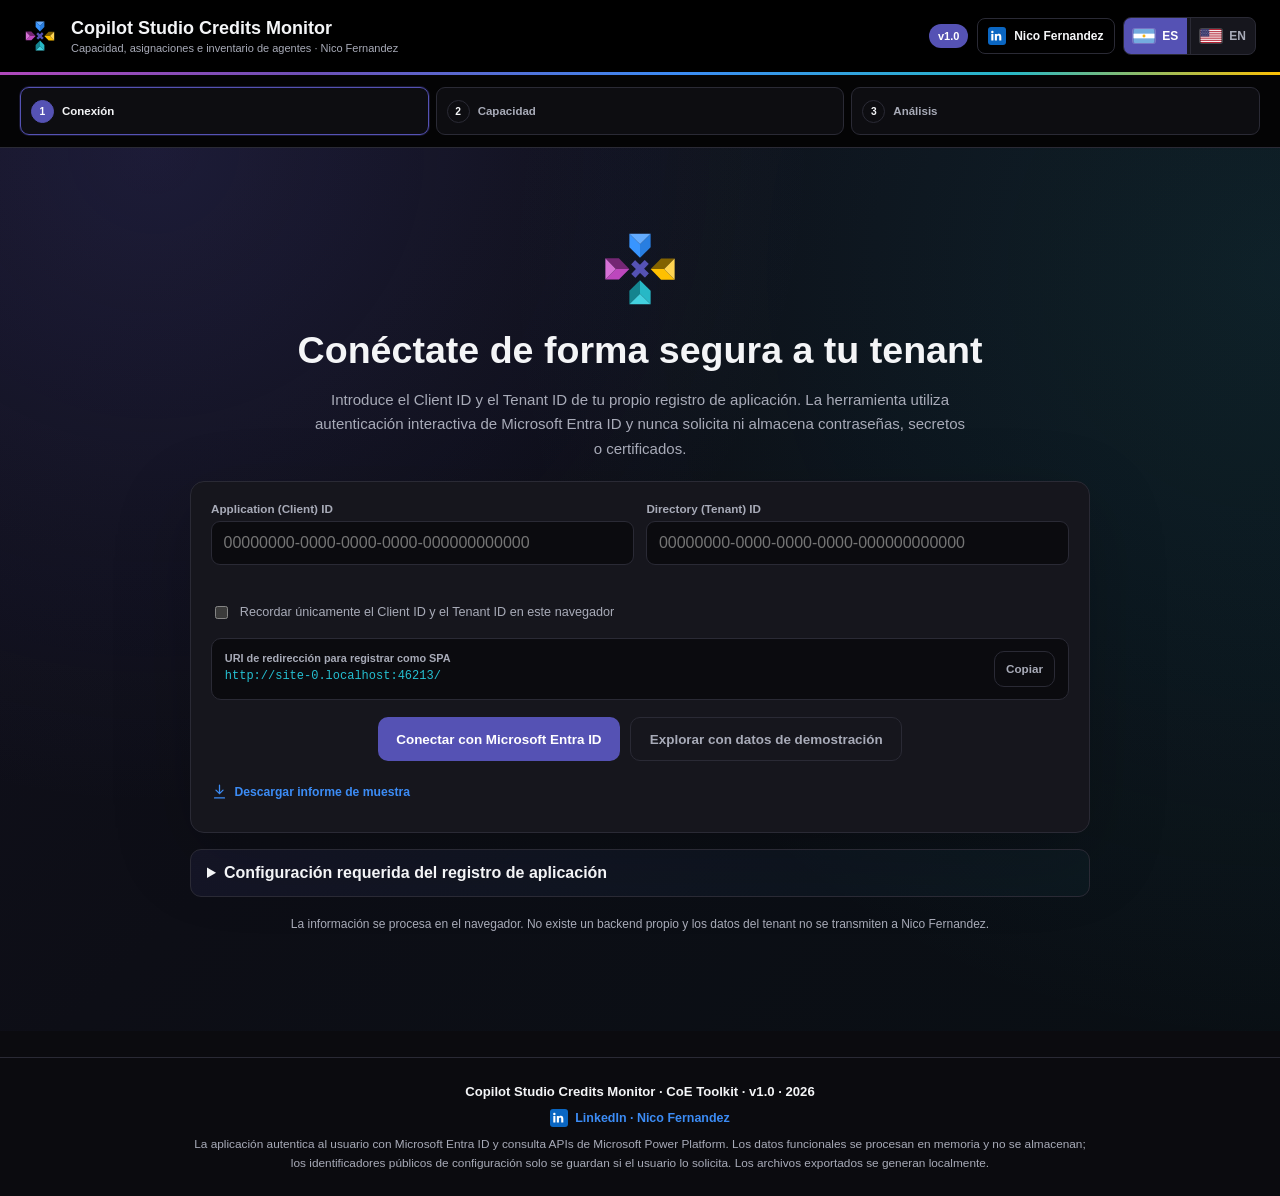
<file: index.html>
<!doctype html>
<html lang="es">
  <head>
    <meta charset="UTF-8" />
    <meta name="viewport" content="width=device-width, initial-scale=1.0" />
    <meta name="theme-color" content="#0B0B0F" />
    <meta name="description" content="Copilot Studio Credits Monitor — tenant capacity, environment allocations, and Copilot Studio agent inventory using supported Microsoft Power Platform APIs." />
    <meta name="application-version" content="1.0" />
    <meta http-equiv="Content-Security-Policy" content="default-src 'self'; script-src 'self'; style-src 'self' 'unsafe-inline'; font-src 'self'; img-src 'self' data:; connect-src 'self' https://login.microsoftonline.com https://api.powerplatform.com; frame-src https://login.microsoftonline.com; object-src 'none'; base-uri 'self'; form-action 'self' https://login.microsoftonline.com; frame-ancestors 'none'; upgrade-insecure-requests" />
    <meta name="referrer" content="strict-origin-when-cross-origin" />
    <title>Copilot Studio Credits Monitor</title>
    <link rel="icon" href="./assets/icons/favicon.svg" type="image/svg+xml" />
    <link rel="icon" href="./assets/icons/favicon.ico" sizes="any" />
    <link rel="icon" href="./assets/icons/favicon-32x32.png" sizes="32x32" type="image/png" />
    <link rel="icon" href="./assets/icons/favicon-16x16.png" sizes="16x16" type="image/png" />
    <link rel="apple-touch-icon" href="./assets/icons/apple-touch-icon.png" />
    <link rel="manifest" href="./assets/icons/manifest.webmanifest" />
    <script type="module" crossorigin src="./assets/index-2a9a2763.js"></script>
    <link rel="stylesheet" crossorigin href="./assets/index-CenteredHero-v1.css">
  </head>
  <body>
    <noscript>Esta aplicación requiere JavaScript. / This application requires JavaScript.</noscript>
    <div id="app"></div>
  </body>
</html>
</file>
<file: assets/index-CenteredHero-v1.css>
:root{--lightningcss-light: ;--lightningcss-dark:initial;color-scheme:dark;--indigo:#5552b4;--blue:#3895ff;--teal:#27b8c6;--gold:#ffc000;--magenta:#bd47bd;--red:#e05;--green:#38c793;--ink:#0b0b0f;--surface:#16161d;--surface-2:#1d1d26;--surface-3:#242430;--hairline:#2d2d39;--hairline-light:#393947;--text:#f4f5f7;--muted:#a8abb8;--soft:#777b89;--spectrum:linear-gradient(135deg, #bd47bd 0%, #5552b4 32%, #3895ff 58%, #27b8c6 80%, #ffc000 100%);--shadow:0 20px 60px #00000052;--radius:18px}*{box-sizing:border-box}html{background:var(--ink);min-height:100%}body{background:radial-gradient(circle at 15% 10%, #5552b426, transparent 28%), radial-gradient(circle at 85% 15%, #27b8c617, transparent 24%), var(--ink);min-width:320px;min-height:100vh;color:var(--text);font-family:var(--font-body);margin:0}button,input,select{font:inherit}button{color:inherit}a{color:var(--blue)}svg{fill:none;stroke:currentColor;stroke-width:1.8px;stroke-linecap:round;stroke-linejoin:round;width:20px;height:20px}.spectrum-line{z-index:100;background:var(--spectrum);height:4px;position:fixed;inset:0 0 auto}.panel{border:1px solid var(--hairline);border-radius:var(--radius);box-shadow:var(--shadow);background:linear-gradient(#1d1d26f0,#16161df5)}.eyebrow{color:var(--teal);letter-spacing:.17em;text-transform:uppercase;margin:0 0 10px;font-size:.72rem;font-weight:700}.connect-layout{grid-template-columns:minmax(0,1.1fr) minmax(390px,560px);align-items:center;gap:clamp(40px,8vw,120px);max-width:1320px;min-height:100vh;margin:0 auto;padding:64px 42px;display:grid}.connect-brand{max-width:680px}.brand-mark{background:var(--surface-2);border:1px solid var(--hairline-light);border-radius:18px;place-items:center;width:64px;height:64px;margin-bottom:36px;display:grid;box-shadow:0 0 0 1px #ffffff05,0 18px 50px #00000040}.brand-mark img{width:42px;height:42px}.connect-brand h1{font:700 clamp(2.8rem, 6vw, 5.6rem)/.98 var(--font-display);letter-spacing:-.055em;max-width:760px;margin:0}.connect-brand .lead{max-width:650px;color:var(--muted);margin:28px 0 38px;font-size:1.08rem;line-height:1.75}.connect-features{gap:16px;display:grid}.connect-features article{border-top:1px solid var(--hairline);gap:16px;padding:18px 0;display:flex}.connect-features article:last-child{border-bottom:1px solid var(--hairline)}.connect-features strong{font-family:var(--font-display);display:block}.connect-features p{color:var(--soft);margin:6px 0 0;font-size:.9rem;line-height:1.55}.feature-icon,.notice-icon,.about-icon{color:#9997ff;background:#5552b429;border:1px solid #5552b457;border-radius:11px;flex:none;place-items:center;width:38px;height:38px;display:grid}.connect-card{padding:38px;position:relative}.connect-language{position:absolute;top:26px;right:26px}.step-badge,.source-pill{border:1px solid var(--hairline-light);color:var(--muted);text-transform:uppercase;letter-spacing:.08em;border-radius:999px;align-items:center;padding:7px 10px;font-size:.72rem;font-weight:600;display:inline-flex}.connect-card h2{font:650 1.7rem/1 var(--font-display);margin:22px 0 28px}.field{gap:9px;margin-bottom:18px;display:grid}.field>span,.filters label>span,.select-field>span{color:var(--muted);font-size:.78rem;font-weight:600}input,select{width:100%;min-height:44px;color:var(--text);border:1px solid var(--hairline-light);background:#101017;border-radius:11px;outline:none;padding:0 13px;transition:border .2s,box-shadow .2s}input:focus,select:focus{border-color:var(--blue);box-shadow:0 0 0 3px #3895ff21}.field-error{color:#ff7aa7;min-height:15px;font-size:.74rem}.remember-row{color:var(--muted);align-items:flex-start;gap:10px;margin:8px 0 22px;font-size:.82rem;line-height:1.45;display:flex}.remember-row input{width:17px;height:17px;min-height:auto;accent-color:var(--indigo)}.redirect-box{border:1px dashed var(--hairline-light);background:#0000002e;border-radius:12px;grid-template-columns:1fr auto;align-items:center;gap:8px 12px;margin-bottom:22px;padding:14px;display:grid}.redirect-box>span{color:var(--soft);text-transform:uppercase;letter-spacing:.08em;grid-column:1/-1;font-size:.72rem}.redirect-box code{text-overflow:ellipsis;color:#c7c8d1;white-space:nowrap;min-width:0;font-size:.75rem;overflow:hidden}.button{cursor:pointer;border:1px solid #0000;border-radius:11px;justify-content:center;align-items:center;gap:8px;min-height:42px;padding:0 16px;font-size:.84rem;font-weight:650;transition:transform .15s,background .15s,border .15s;display:inline-flex}.button:hover:not(:disabled){transform:translateY(-1px)}.button:disabled{opacity:.5;cursor:not-allowed}.button.primary{color:#fff;background:linear-gradient(135deg, var(--indigo), #6b67d3);box-shadow:0 12px 26px #5552b440}.button.secondary{background:var(--surface-3);border-color:var(--hairline-light)}.button.ghost{border-color:var(--hairline-light);color:var(--muted);background:0 0}.button.compact{min-height:32px;padding:0 10px;font-size:.72rem}.button.wide{width:100%}.setup-details{border-top:1px solid var(--hairline);color:var(--muted);margin-top:24px;padding-top:20px;font-size:.82rem;line-height:1.6}.setup-details summary{cursor:pointer;color:var(--text);font-weight:600}.setup-details code{overflow-wrap:anywhere;background:#0e0e14;border-radius:8px;margin-top:10px;padding:10px;display:block}.version-line{color:var(--soft);text-align:center;margin:22px 0 0;font-size:.72rem}.language-switch{border:1px solid var(--hairline);background:var(--surface);border-radius:9px;gap:3px;padding:3px;display:flex}.language-switch button{color:var(--soft);cursor:pointer;background:0 0;border:0;border-radius:6px;padding:5px 8px;font-size:.7rem;font-weight:700}.language-switch button.active{background:var(--surface-3);color:var(--text)}.app-header{z-index:40;-webkit-backdrop-filter:blur(18px);backdrop-filter:blur(18px);border-bottom:1px solid var(--hairline);background:#0b0b0fe0;justify-content:space-between;align-items:center;height:74px;padding:0 24px;display:flex;position:sticky;top:0}.header-brand{align-items:center;gap:12px;display:flex}.header-brand img{width:34px;height:34px}.header-brand div{gap:2px;display:grid}.header-brand span{color:var(--teal);letter-spacing:.12em;font-size:.61rem;font-weight:700}.header-brand strong{font:650 .96rem var(--font-display)}.header-actions{align-items:center;gap:9px;display:flex}.memory-badge{color:var(--muted);border:1px solid var(--hairline);border-radius:999px;align-items:center;gap:7px;padding:8px 10px;font-size:.72rem;display:flex}.memory-badge span{background:var(--teal);border-radius:50%;width:7px;height:7px;box-shadow:0 0 10px #27b8c6a6}.icon-button{border:1px solid var(--hairline);background:var(--surface);width:38px;height:38px;color:var(--muted);cursor:pointer;border-radius:10px;place-items:center;display:grid}.icon-button:hover:not(:disabled){color:var(--text);border-color:var(--hairline-light)}.icon-button:disabled{opacity:.45}.app-frame{grid-template-columns:250px minmax(0,1fr);min-height:calc(100vh - 74px);display:grid}.sidebar{border-right:1px solid var(--hairline);background:#0e0e13c2;flex-direction:column;height:calc(100vh - 74px);padding:24px 16px 18px;display:flex;position:sticky;top:74px}.session-card{background:var(--surface);border:1px solid var(--hairline);border-radius:14px;margin-bottom:22px;padding:16px}.session-status{color:var(--green);text-transform:uppercase;letter-spacing:.08em;align-items:center;gap:7px;margin-bottom:10px;font-size:.68rem;font-weight:700;display:flex}.session-status span{background:var(--green);border-radius:50%;width:7px;height:7px}.session-card>strong{text-overflow:ellipsis;white-space:nowrap;font-size:.82rem;display:block;overflow:hidden}.session-card dl{gap:9px;margin:14px 0 0;display:grid}.session-card dl div{justify-content:space-between;gap:8px;display:flex}.session-card dt{color:var(--soft);font-size:.66rem}.session-card dd{color:var(--muted);text-align:right;margin:0;font-size:.66rem}.side-nav{gap:6px;display:grid}.side-nav button{min-height:46px;color:var(--muted);cursor:pointer;text-align:left;background:0 0;border:1px solid #0000;border-radius:11px;align-items:center;gap:13px;padding:0 12px;font-weight:600;display:flex}.side-nav button span{color:var(--soft);font:600 .65rem var(--font-display)}.side-nav button:hover{color:var(--text);background:#ffffff06}.side-nav button.active{color:#fff;background:linear-gradient(90deg,#5552b43b,#5552b40d);border-color:#5552b454}.side-nav button.active span{color:#aaa8ff}.sidebar-footer{color:var(--soft);margin-top:auto;padding:12px;font-size:.68rem;line-height:1.6}.sidebar-footer span{color:#555867}.main-content{min-width:0;padding:34px clamp(20px,3.2vw,48px) 60px}.page-heading{justify-content:space-between;align-items:flex-end;gap:28px;margin-bottom:26px;display:flex}.page-heading h1{font:700 clamp(2.1rem, 4vw, 3.7rem)/1 var(--font-display);letter-spacing:-.045em;margin:0}.page-heading p:not(.eyebrow){max-width:720px;color:var(--muted);margin:12px 0 0;line-height:1.6}.page-actions{align-items:flex-end;gap:10px;display:flex}.select-field{gap:6px;min-width:260px;display:grid}.loading-panel{border-color:#3895ff47;align-items:center;gap:16px;margin-bottom:20px;padding:18px 20px;display:flex}.loading-panel p{color:var(--muted);margin:5px 0 0;font-size:.8rem}.spinner{border:3px solid #3895ff2b;border-top-color:var(--blue);border-radius:50%;width:28px;height:28px;animation:.9s linear infinite spin}@keyframes spin{to{transform:rotate(360deg)}}.error-stack{gap:10px;margin-bottom:20px;display:grid}.error-banner{background:#ee005512;border:1px solid #ee005552;border-radius:13px;grid-template-columns:auto minmax(0,1fr) auto;align-items:start;gap:13px;padding:15px;display:grid}.error-symbol{color:#ff6b9e;background:#ee005526;border-radius:9px;place-items:center;width:30px;height:30px;font-weight:800;display:grid}.error-copy p{color:#d5a5b6;margin:5px 0 0;font-size:.8rem;line-height:1.5}.error-copy pre{color:#d7b9c3;white-space:pre-wrap;background:#00000038;border-radius:8px;max-height:180px;padding:10px;font-size:.72rem;overflow:auto}.kpi-grid{grid-template-columns:repeat(5,minmax(0,1fr));gap:14px;margin-bottom:16px;display:grid}.kpi-card{min-height:145px;box-shadow:none;padding:21px;position:relative;overflow:hidden}.kpi-card:before{content:"";background:var(--card-accent);height:3px;position:absolute;inset:0 0 auto}.kpi-card>span{color:var(--muted);font-size:.76rem;font-weight:600}.kpi-card>strong{font:700 clamp(1.65rem, 2.6vw, 2.45rem) var(--font-display);letter-spacing:-.04em;margin-top:20px;display:block}.kpi-card>small{min-height:16px;color:var(--soft);margin-top:7px;font-size:.72rem;display:block}.indigo{--card-accent:var(--indigo)}.blue{--card-accent:var(--blue)}.teal{--card-accent:var(--teal)}.gold{--card-accent:var(--gold)}.magenta{--card-accent:var(--magenta)}.red{--card-accent:var(--red)}.dashboard-grid{grid-template-columns:minmax(0,1.45fr) minmax(320px,.75fr);gap:16px;margin-bottom:16px;display:grid}.capacity-panel,.inventory-panel{box-shadow:none;padding:22px}.panel-title{justify-content:space-between;align-items:flex-start;gap:16px;display:flex}.panel-title span:not(.source-pill){color:var(--soft);letter-spacing:.12em;text-transform:uppercase;font-size:.66rem}.panel-title h2{font:650 1.25rem var(--font-display);margin:5px 0 0}.capacity-visual{grid-template-columns:180px minmax(0,1fr);align-items:center;gap:28px;padding:28px 0;display:grid}.ring{--value:0;background:conic-gradient(var(--magenta) calc(var(--value) * 1%), var(--surface-3) 0);border-radius:50%;place-items:center;width:164px;height:164px;display:grid}.ring:before{content:"";background:var(--surface);border-radius:50%;width:128px;height:128px;position:absolute}.ring{position:relative}.ring div{z-index:1;text-align:center;display:grid;position:relative}.ring strong{font:700 1.7rem var(--font-display)}.ring span{color:var(--soft);font-size:.7rem}.capacity-bars{gap:18px;display:grid}.progress-row>div:first-child{justify-content:space-between;gap:12px;margin-bottom:7px;display:flex}.progress-row span{color:var(--muted);font-size:.76rem}.progress-row strong{font-size:.8rem}.progress-track{background:var(--surface-3);border-radius:99px;height:7px;overflow:hidden}.progress-track span{border-radius:inherit;background:var(--card-accent);height:100%;display:block}.metadata-row{border-top:1px solid var(--hairline);color:var(--muted);justify-content:space-between;gap:16px;padding-top:15px;font-size:.75rem;display:flex}.metadata-row strong{color:var(--text)}.mini-metrics{grid-template-columns:1fr 1fr;gap:10px;margin-top:24px;display:grid}.mini-metric{border:1px solid var(--hairline);background:#ffffff05;border-radius:13px;min-height:96px;padding:16px;position:relative;overflow:hidden}.mini-metric:after{content:"";background:var(--card-accent);opacity:.12;border-radius:50%;width:52px;height:52px;position:absolute;bottom:-18px;right:-18px}.mini-metric strong{font:700 1.45rem var(--font-display);display:block}.mini-metric span{color:var(--muted);font-size:.72rem}.allocation-summary{background:linear-gradient(135deg,#5552b42e,#27b8c614);border:1px solid #5552b440;border-radius:13px;grid-template-columns:1fr auto;align-items:end;gap:4px 12px;margin-top:16px;padding:16px;display:grid}.allocation-summary span{color:var(--muted);font-size:.72rem}.allocation-summary strong{font:700 1.55rem var(--font-display);grid-area:1/2/span 2}.allocation-summary small{color:var(--soft);font-size:.68rem}.notice{box-shadow:none;align-items:flex-start;gap:14px;padding:18px;display:flex}.notice strong{font-size:.88rem}.notice p{color:var(--muted);margin:6px 0 0;font-size:.8rem;line-height:1.55}.compact-notice{margin-bottom:16px}.empty-state{text-align:center;box-shadow:none;margin-bottom:16px;padding:70px 20px}.empty-icon{background:var(--surface-3);width:58px;height:58px;color:var(--muted);border-radius:16px;place-items:center;margin:0 auto 15px;display:grid}.empty-icon svg{width:28px;height:28px}.empty-state h2{font-family:var(--font-display);margin:0}.empty-state p{color:var(--muted)}.filters{box-shadow:none;grid-template-columns:minmax(260px,1fr) minmax(170px,.35fr) minmax(170px,.35fr);gap:14px;margin-bottom:14px;padding:16px;display:grid}.filters.two-columns{grid-template-columns:minmax(260px,1fr) minmax(220px,.45fr)}.filters label{gap:7px;display:grid}.table-panel{box-shadow:none;overflow:hidden}.data-table{width:100%}.table-row{border-top:1px solid var(--hairline);align-items:center;gap:16px;min-height:66px;padding:12px 18px;font-size:.78rem;display:grid}.environment-table .table-row{grid-template-columns:minmax(180px,1.55fr) minmax(0,.65fr) minmax(0,.55fr) minmax(0,.62fr) minmax(0,.72fr) minmax(0,.42fr)}.agent-table .table-row{grid-template-columns:minmax(180px,1.45fr) minmax(0,1fr) minmax(0,.65fr) minmax(0,.65fr) minmax(0,.55fr)}.table-row:first-child{border-top:0}.table-head{min-height:43px;color:var(--soft);text-transform:uppercase;letter-spacing:.06em;background:#ffffff05;font-size:.67rem;font-weight:700}.table-row:not(.table-head):hover{background:#ffffff05}.primary-cell{min-width:0}.primary-cell strong,.primary-cell small{text-overflow:ellipsis;white-space:nowrap;display:block;overflow:hidden}.primary-cell strong{font-size:.81rem}.primary-cell small{color:var(--soft);margin-top:5px;font-size:.68rem}.number-cell{font-variant-numeric:tabular-nums;font-weight:650}.status-pill{border-radius:999px;align-items:center;min-height:24px;padding:0 8px;font-size:.66rem;font-weight:700;display:inline-flex}.status-pill.ok{color:#65ddb2;background:#38c7931c;border:1px solid #38c7933b}.status-pill.neutral{color:#b4b7c4;background:#a8abb814;border:1px solid #a8abb829}.status-pill.error{color:#ff7aa7;background:#ee00551a;border:1px solid #ee005538}.table-empty{color:var(--muted);text-align:center;padding:58px 20px}.about-grid{grid-template-columns:repeat(3,minmax(0,1fr));gap:16px;display:grid}.about-card{box-shadow:none;padding:24px}.about-card h2{font:650 1.1rem var(--font-display);margin:20px 0 12px}.about-card p{color:var(--muted);font-size:.82rem;line-height:1.65}.technical-card{box-shadow:none;margin-top:16px;padding:24px}.technical-card h2{font:650 1.1rem var(--font-display);margin:0 0 18px}.technical-card dl{border:1px solid var(--hairline);background:var(--hairline);border-radius:12px;grid-template-columns:repeat(2,minmax(0,1fr));gap:1px;display:grid;overflow:hidden}.technical-card dl div{background:var(--surface);padding:14px}.technical-card dt{color:var(--soft);text-transform:uppercase;letter-spacing:.06em;font-size:.68rem}.technical-card dd{overflow-wrap:anywhere;margin:6px 0 0;font-size:.78rem}.fatal-error{border:1px solid var(--red);background:var(--surface);border-radius:16px;max-width:720px;margin:100px auto;padding:30px}@media (max-width:1180px){.kpi-grid{grid-template-columns:repeat(3,minmax(0,1fr))}.dashboard-grid{grid-template-columns:1fr}.inventory-panel{grid-template-columns:1fr 1fr;gap:20px;display:grid}.inventory-panel .panel-title{grid-column:1/-1}.allocation-summary{margin-top:0}}@media (max-width:900px){.connect-layout{grid-template-columns:1fr;max-width:720px;padding:60px 24px}.connect-brand h1{font-size:clamp(2.8rem,11vw,4.7rem)}.app-frame{grid-template-columns:1fr}.sidebar{border-right:0;border-bottom:1px solid var(--hairline);height:auto;padding:12px 16px;position:static}.session-card,.sidebar-footer{display:none}.side-nav{grid-template-columns:repeat(4,1fr)}.side-nav button{justify-content:center;padding:0 8px;font-size:.72rem}.side-nav button span{display:none}.main-content{padding-top:26px}.page-heading{flex-direction:column;align-items:flex-start}.page-actions{flex-wrap:wrap;width:100%}.select-field{flex:1;min-width:min(100%,300px)}.about-grid{grid-template-columns:1fr}}@media (max-width:720px){.app-header{height:auto;min-height:70px;padding:12px 14px}.header-brand span,.memory-badge{display:none}.header-brand strong{font-size:.78rem}.header-actions{gap:5px}.language-switch{display:none}.kpi-grid{grid-template-columns:repeat(2,minmax(0,1fr))}.kpi-card{min-height:125px}.capacity-visual{grid-template-columns:1fr;justify-items:center}.capacity-bars{width:100%}.inventory-panel{display:block}.allocation-summary{margin-top:16px}.filters,.filters.two-columns{grid-template-columns:1fr}.table-head{display:none}.environment-table .table-row,.agent-table .table-row{grid-template-columns:1fr 1fr;gap:12px;padding:17px}.table-row:not(.table-head)>span{gap:5px;display:grid}.table-row:not(.table-head)>span:before{content:attr(data-label);color:var(--soft);text-transform:uppercase;letter-spacing:.05em;font-size:.61rem;font-weight:700}.primary-cell{border-bottom:1px solid var(--hairline);grid-column:1/-1;padding-bottom:10px}.technical-card dl{grid-template-columns:1fr}}@media (max-width:480px){.connect-layout{padding:48px 14px}.connect-brand{display:none}.connect-card{padding:26px 20px}.connect-language{top:18px;right:18px}.main-content{padding:22px 12px 50px}.side-nav{gap:2px}.side-nav button{min-height:42px;font-size:.65rem}.kpi-grid{grid-template-columns:1fr}.page-actions .button{flex:1}.environment-table .table-row,.agent-table .table-row{grid-template-columns:1fr}.primary-cell{grid-column:auto}.error-banner{grid-template-columns:auto 1fr}.error-banner .button{grid-column:2;justify-self:start}}.consolidated-notice{background:linear-gradient(#3895ff14,#16161df5);border-color:#3895ff3d;margin-bottom:16px}.breakdown-panel{box-shadow:none;margin:0 0 16px;padding:22px}.breakdown-table{border:1px solid var(--hairline);border-radius:12px;margin-top:18px;overflow:hidden}.breakdown-row{border-top:1px solid var(--hairline);grid-template-columns:minmax(180px,1.6fr) repeat(3,minmax(0,.55fr)) minmax(100px,.8fr);align-items:center;gap:14px;min-height:52px;padding:10px 14px;font-size:.75rem;display:grid}.breakdown-row:first-child{border-top:0}.breakdown-row>span:not(:last-child){font-variant-numeric:tabular-nums}.breakdown-row:not(.breakdown-head):hover{background:#ffffff05}.breakdown-head{min-height:42px;color:var(--soft);text-transform:uppercase;letter-spacing:.06em;background:#ffffff05;font-size:.64rem;font-weight:700}.breakdown-row strong{font-family:var(--font-display);font-size:.78rem}.books-cta{border:1px solid var(--hairline);border-radius:var(--radius);background:radial-gradient(circle at top right, #3895ff24, transparent 38%), radial-gradient(circle at bottom left, #bd47bd1f, transparent 42%), var(--surface);box-shadow:none;margin-top:26px;padding:22px}.books-cta-header{text-align:center;max-width:690px;margin:0 auto 18px}.books-cta-header h2{font:650 1.2rem var(--font-display);margin:0 0 6px}.books-cta-header p{color:var(--muted);margin:0;font-size:.82rem;line-height:1.55}.books-grid{grid-template-columns:repeat(2,minmax(0,1fr));gap:14px;display:grid}.book-card{border:1px solid var(--hairline);background:#0b0b0fb8;border-radius:12px;grid-template-columns:92px minmax(0,1fr);align-items:center;gap:14px;padding:13px;display:grid}.book-cover-wrap{width:92px;aspect-ratio:var(--book-ratio,.75);background:var(--hairline);border-radius:6px;overflow:hidden;box-shadow:0 8px 22px #0000004d}.book-cover{object-fit:contain;background:#087d90;width:100%;height:100%;display:block}.book-cover-fallback{color:#fff;background:var(--spectrum);text-align:center;justify-content:center;align-items:center;width:100%;height:100%;padding:8px;font-size:.58rem;font-weight:700;display:none}.book-card h3{font:650 .84rem/1.35 var(--font-display);margin:0 0 6px}.book-card p{color:var(--muted);margin:0 0 9px;font-size:.7rem}.book-card a{color:var(--blue);font-size:.74rem;font-weight:700;text-decoration:none}.book-card a:hover{color:var(--teal)}@media (max-width:900px){.breakdown-row{grid-template-columns:minmax(220px,1.3fr) repeat(3,minmax(82px,.5fr)) minmax(130px,.7fr)}.books-grid{grid-template-columns:1fr}}@media (max-width:720px){.breakdown-table{overflow-x:auto}.breakdown-row{min-width:760px}.book-card{grid-template-columns:78px minmax(0,1fr)}.book-cover-wrap{width:78px}}.tools-cta{border:1px solid var(--hairline);border-radius:var(--radius);background:radial-gradient(circle at top left, #27b8c621, transparent 36%), radial-gradient(circle at bottom right, #5552b424, transparent 42%), var(--surface);box-shadow:none;margin-top:26px;padding:22px}.tools-grid{grid-template-columns:repeat(2,minmax(0,1fr));gap:14px;display:grid}.tool-card{border:1px solid var(--hairline);background:#0b0b0fb8;border-radius:12px;overflow:hidden}.tool-preview-wrap{aspect-ratio:1.93;border-bottom:1px solid var(--hairline);background:#0b0b0f;width:100%;display:block;position:relative;overflow:hidden}.tool-preview{object-fit:cover;object-position:center top;width:100%;height:100%;transition:transform .22s;display:block}.tool-preview-wrap:hover .tool-preview{transform:scale(1.015)}.tool-preview-fallback{color:#fff;background:var(--spectrum);width:100%;height:100%;font:700 .8rem var(--font-display);justify-content:center;align-items:center;display:none}.tool-card-copy{padding:14px}.tool-card h3{font:650 .88rem/1.35 var(--font-display);margin:0 0 7px}.tool-card p{min-height:42px;color:var(--muted);margin:0 0 10px;font-size:.72rem;line-height:1.55}.tool-card a{color:var(--blue);font-size:.74rem;font-weight:700;text-decoration:none}.tool-card a:hover{color:var(--teal)}@media (max-width:900px){.tools-grid{grid-template-columns:1fr}}.header-brand,.header-brand div,.header-actions,.page-heading>div,.page-actions,.panel-title>div,.notice>div,.error-copy,.book-card>div,.tool-card-copy{min-width:0}h1,h2,h3,label,.button,.side-nav button,.source-pill,.status-pill,.mini-metric span,.kpi-card>span,.allocation-summary span,.allocation-summary small,.metadata-row,.tool-card h3,.book-card h3{overflow-wrap:anywhere;word-break:normal}.button,.side-nav button,.status-pill{white-space:normal;height:auto;line-height:1.25}.button{padding-top:10px;padding-bottom:10px}.linkedin-profile{min-height:38px;color:var(--muted);border:1px solid var(--hairline);background:var(--surface);white-space:nowrap;border-radius:10px;justify-content:center;align-items:center;gap:.42rem;padding:.38rem .58rem;font-size:.72rem;font-weight:700;line-height:1.2;text-decoration:none;transition:color .18s,background .18s,border-color .18s,transform .18s;display:inline-flex}.language-switch{flex:none}.language-switch button{justify-content:center;align-items:center;gap:6px;min-width:48px;min-height:32px;padding:5px 7px;line-height:1;display:inline-flex}.language-switch button:focus-visible,.linkedin-profile:focus-visible,.button:focus-visible,.icon-button:focus-visible,.side-nav button:focus-visible{outline:2px solid var(--blue);outline-offset:2px}.flag-svg{border-radius:2px;flex:none;width:22px;height:14px;display:block;box-shadow:0 0 0 1px #fff3}.connect-top-actions{align-items:center;gap:8px;display:flex;position:absolute;top:24px;right:24px}.connect-language{position:static}.connect-card .step-badge{white-space:normal;max-width:calc(100% - 240px)}.header-brand strong{white-space:normal;max-width:100%;line-height:1.2;display:block}.header-actions{flex-wrap:wrap;justify-content:flex-end}.header-icon-actions{align-items:center;gap:7px;display:flex}.source-pill{text-align:right;white-space:normal;max-width:min(100%,360px)}.panel-title{flex-wrap:wrap}.metadata-row{flex-wrap:wrap;align-items:baseline}.metadata-row strong{text-align:right;overflow-wrap:anywhere}.allocation-summary small{min-width:0}.breakdown-row>*{overflow-wrap:anywhere;min-width:0}.breakdown-row>span{text-align:right}.breakdown-row>span:last-child{text-align:left}.data-table .table-row>*{overflow-wrap:anywhere;min-width:0}.table-row:not(.table-head)>span{white-space:normal}.app-footer{border-top:1px solid var(--hairline);color:var(--soft);justify-content:space-between;align-items:center;gap:14px;margin-top:26px;padding:18px 4px 0;font-size:.72rem;line-height:1.45;display:flex}.footer-linkedin{background:0 0;border-color:#0000}.footer-linkedin:hover{color:#65a9eb;background:0 0;border-color:#0000}@media (max-width:1080px){.memory-badge,.header-linkedin span{display:none}.header-linkedin{width:38px;padding:.38rem}}@media (max-width:900px){.app-header{align-items:flex-start;gap:12px}.header-brand{flex:240px}.header-actions{flex:0 auto}.side-nav button{min-height:48px;padding:8px}}@media (max-width:720px){.app-header{grid-template-columns:minmax(0,1fr);min-height:0;padding:12px 14px 10px;display:grid;position:sticky}.header-brand{width:100%}.header-brand span{display:block}.header-brand strong{font-size:.84rem}.header-actions{grid-template-columns:auto auto minmax(0,1fr);justify-content:stretch;align-items:center;gap:8px;width:100%;display:grid}.header-linkedin{grid-column:1}.header-language{grid-column:2;display:flex}.header-icon-actions{grid-column:3;justify-content:flex-end}.language-switch{display:flex}.language-switch button{min-width:42px}.header-language button span{display:none}.sidebar{padding:10px 12px}.side-nav{grid-template-columns:repeat(2,minmax(0,1fr));gap:6px}.side-nav button{text-align:center;justify-content:center;min-height:46px;padding:8px 10px;font-size:.72rem}.side-nav button span{display:none}.page-heading{gap:18px}.page-actions{grid-template-columns:1fr;width:100%;display:grid}.select-field{width:100%;min-width:0}.page-actions .button{width:100%}select{text-overflow:ellipsis}.panel-title{align-items:stretch}.source-pill{text-align:left;width:100%;max-width:none}.capacity-panel,.inventory-panel,.breakdown-panel{padding:18px}.breakdown-table{background:0 0;border:0;overflow:visible}.breakdown-head{display:none}.breakdown-row:not(.breakdown-head){border:1px solid var(--hairline);background:#ffffff05;border-radius:12px;grid-template-columns:repeat(2,minmax(0,1fr));gap:12px 16px;min-width:0;margin-top:10px;padding:16px;display:grid}.breakdown-row:not(.breakdown-head)>strong{border-bottom:1px solid var(--hairline);grid-column:1/-1;padding-bottom:10px}.breakdown-row:not(.breakdown-head)>span{text-align:left;gap:5px;display:grid}.breakdown-row:not(.breakdown-head)>span:before{content:attr(data-label);color:var(--soft);text-transform:uppercase;letter-spacing:.05em;font-size:.61rem;font-weight:700;line-height:1.25}.environment-table .table-row,.agent-table .table-row{align-items:start}.primary-cell strong,.primary-cell small{white-space:normal;text-overflow:clip;overflow:visible}.table-row:not(.table-head)>span{align-content:start}.status-pill{justify-self:start}.app-footer{flex-direction:column;align-items:flex-start}.footer-linkedin{padding-left:0}}@media (max-width:520px){.connect-layout{min-height:100svh;padding:32px 12px}.connect-card{padding:22px 18px}.connect-top-actions{justify-content:space-between;width:100%;margin-bottom:18px;display:flex;position:static}.connect-linkedin span,.connect-language button span{display:none}.connect-linkedin{width:38px;padding:.38rem}.connect-card .step-badge{max-width:100%}.connect-card h2{margin-top:18px}.redirect-box{grid-template-columns:minmax(0,1fr)}.redirect-box .button{width:100%}.redirect-box code{white-space:normal;overflow-wrap:anywhere}.header-brand img{width:30px;height:30px}.header-brand span{font-size:.55rem}.header-brand strong{font-size:.78rem}.header-actions{grid-template-columns:auto auto minmax(0,1fr)}.header-icon-actions{gap:5px}.icon-button{width:36px;height:36px}.main-content{padding:20px 12px 42px}.page-heading h1{font-size:clamp(2rem,12vw,2.8rem);line-height:1.04}.kpi-grid{grid-template-columns:1fr}.kpi-card{min-height:112px;padding:18px}.kpi-card>strong{margin-top:14px}.mini-metrics{grid-template-columns:1fr 1fr}.capacity-visual{padding:20px 0}.ring{width:148px;height:148px}.ring:before{width:116px;height:116px}.metadata-row{grid-template-columns:1fr;gap:6px;display:grid}.metadata-row strong{text-align:left}.breakdown-row:not(.breakdown-head),.environment-table .table-row,.agent-table .table-row{grid-template-columns:1fr}.breakdown-row:not(.breakdown-head)>strong,.primary-cell{grid-column:auto}.books-cta,.tools-cta{padding:16px}.book-card{grid-template-columns:70px minmax(0,1fr);align-items:start;gap:12px;padding:12px}.book-cover-wrap{width:70px}.tool-card p{min-height:0}}@media (max-width:360px){.header-brand span{display:none}.header-brand strong{font-size:.72rem}.header-actions{grid-template-columns:auto auto 1fr;gap:5px}.header-language button{min-width:38px;padding:4px 5px}.flag-svg{width:20px;height:13px}.side-nav button{font-size:.68rem}.mini-metrics{grid-template-columns:1fr}.book-card{grid-template-columns:60px minmax(0,1fr)}.book-cover-wrap{width:60px}}.primary-cell strong,.primary-cell small{white-space:normal;text-overflow:clip;overflow-wrap:anywhere;overflow:visible}@media (max-width:1100px){.page-heading{flex-direction:column;align-items:flex-start}.page-actions{grid-template-columns:minmax(0,1fr) auto;align-items:end;width:100%;display:grid}.select-field{width:100%;min-width:0}.page-actions .button{white-space:normal;text-align:center}}@media (max-width:760px){.page-actions{grid-template-columns:1fr}.page-actions .button{width:100%}}.connect-page{min-height:100vh}.connect-home-header{z-index:60;border-bottom:1px solid var(--hairline);-webkit-backdrop-filter:blur(18px);backdrop-filter:blur(18px);background:#0b0b0ff0;justify-content:space-between;align-items:center;gap:18px;min-height:72px;padding:12px clamp(16px,3vw,34px);display:flex;position:sticky;top:0}.connect-home-brand{align-items:center;gap:12px;min-width:0;display:flex}.connect-home-brand img{flex:none;width:38px;height:38px}.connect-home-brand div{gap:3px;min-width:0;display:grid}.connect-home-brand strong{overflow-wrap:anywhere;font:650 .94rem/1.2 var(--font-display)}.connect-home-brand span{color:var(--soft);font-size:.66rem;line-height:1.3}.connect-home-actions{flex:none;justify-content:flex-end;align-items:center;gap:10px;display:flex}.connect-home-linkedin{min-height:40px;color:var(--text);border-color:var(--hairline-light);background:#16161dfa}.connect-home-language{align-items:stretch;min-height:40px;padding:3px}.connect-home-language button{min-width:58px;min-height:32px}.connect-layout{min-height:calc(100vh - 72px)}@media (max-width:640px){.connect-home-header{flex-direction:column;align-items:stretch;gap:11px;padding:14px 14px 12px;position:relative}.connect-home-actions{grid-template-columns:minmax(0,1fr) auto;align-items:stretch;width:100%;display:grid}.connect-home-linkedin{justify-content:flex-start;width:100%}.connect-home-language{display:flex}.connect-home-language button span{display:inline}.connect-layout{min-height:auto;padding-top:28px}}@media (max-width:380px){.connect-home-actions{grid-template-columns:1fr}.connect-home-language{width:100%}.connect-home-language button{flex:1}}:root{--font-display:"Aptos Display", "Segoe UI", Arial, sans-serif;--font-body:"Aptos", "Segoe UI", Arial, sans-serif;--color-header-bg:#000;--color-page-bg:#0b0b0f;--color-page-gradient-purple:#5552b42e;--color-page-gradient-cyan:#25bfd11a;--color-page-gradient-deep:#090f14;--color-surface:#16161d;--color-surface-hover:#1d1d26;--color-border:#2a2a35;--color-text-primary:#f4f5f7;--color-text-secondary:#a8abb8;--color-text-muted:#7f8390;--color-primary:#5552b4;--color-primary-hover:#6662c8;--color-accent-cyan:#25bfd1;--color-accent-blue:#3c8cf5;--color-accent-magenta:#b049bc;--color-accent-yellow:#fcc004;--radius-sm:8px;--radius-md:10px;--radius-lg:14px;--radius-pill:999px;--global-action-size:44px;--global-action-icon-size:19px;--header-height:72px;--footer-min-height:112px;--content-max-width:1200px;--page-padding-desktop:24px;--page-padding-tablet:16px;--page-padding-mobile:12px;--indigo:var(--color-primary);--blue:var(--color-accent-blue);--teal:var(--color-accent-cyan);--gold:var(--color-accent-yellow);--magenta:var(--color-accent-magenta);--ink:var(--color-page-bg);--surface:var(--color-surface);--surface-2:var(--color-surface-hover);--hairline:var(--color-border);--text:var(--color-text-primary);--muted:var(--color-text-secondary);--soft:var(--color-text-muted);--spectrum:linear-gradient(90deg, #b049bc 0%, #6e50b6 24%, #3c8cf5 53%, #28b8c7 79%, #fcc004 100%)}html,body{min-height:100%}body{background:var(--color-page-bg);min-height:100dvh;color:var(--color-text-primary);font-family:var(--font-body);grid-template-rows:1fr;margin:0;display:grid}#app{grid-template-rows:auto 1fr auto;min-height:100dvh;display:grid}h1,h2,h3,.app-brand__title,.kpi-card>strong,.mini-metric strong,.ring strong{font-family:var(--font-display)}:focus-visible{outline:2px solid var(--color-accent-cyan);outline-offset:3px}.app-header{z-index:1000;width:100%;height:auto;min-height:var(--header-height);background:var(--color-header-bg);-webkit-backdrop-filter:none;backdrop-filter:none;border:0;padding:0;display:block;position:sticky;top:0}.app-header__inner{min-height:var(--header-height);padding:0 var(--page-padding-desktop);justify-content:space-between;align-items:center;gap:18px;display:flex}.app-header__brand-line{background:var(--spectrum);height:3px}.app-brand{align-items:center;gap:15px;min-width:0;display:flex}.app-brand__logo{flex:none;width:32px;height:32px}.app-brand__text{gap:3px;min-width:0;display:grid}.app-brand__category{color:var(--color-accent-cyan);letter-spacing:.12em;text-transform:uppercase;font-size:11px;font-weight:700;line-height:1.1}.app-brand__title{min-width:0;color:var(--color-text-primary);font-size:18px;font-weight:700;line-height:1.15}.app-header__actions{flex:none;justify-content:flex-end;align-items:center;gap:9px;display:flex}.app-version,.app-mode-badge{border-radius:var(--radius-pill);color:#fff;background:var(--color-primary);white-space:nowrap;flex:none;padding:4px 9px;font-size:11px;font-weight:700}.app-mode-badge{color:#0b0b0f;background:var(--color-accent-yellow)}.linkedin-profile.app-author{border-radius:var(--radius-sm);background:0 0;min-height:36px;padding:0 10px}.app-global-action{width:var(--global-action-size);height:var(--global-action-size);border:1px solid var(--color-border);border-radius:var(--radius-md);color:var(--color-text-secondary);cursor:pointer;background:#16161de0;flex:none;justify-content:center;align-items:center;padding:0;display:inline-flex}.app-global-action svg{width:var(--global-action-icon-size);height:var(--global-action-icon-size)}.app-global-action:hover:not(:disabled){color:var(--color-text-primary);background:var(--color-surface-hover)}.app-global-action:disabled{cursor:not-allowed;opacity:.45}.app-main-region{background:radial-gradient(circle at 12% 0%, var(--color-page-gradient-purple) 0%, #5552b414 24%, transparent 46%), radial-gradient(circle at 100% 14%, var(--color-page-gradient-cyan) 0%, #25bfd10d 28%, transparent 52%), linear-gradient(135deg, #11101d 0%, #0d0e16 44%, var(--color-page-gradient-deep) 100%);min-width:0}.app-main{width:100%;max-width:var(--content-max-width);background:0 0;margin:0 auto}.connect-main{padding:40px var(--page-padding-desktop) 56px}.connect-layout{width:100%;min-height:0;padding:20px 0}.connect-brand h1{font-family:var(--font-display)}.app-frame{grid-template-columns:250px minmax(0,1fr);min-height:100%}.sidebar{height:calc(100dvh - 75px);top:75px}.main-content{max-width:none;margin:0;padding:40px clamp(20px,3.2vw,48px) 56px}.test-entry{border-radius:var(--radius-lg);background:#3c8cf512;border:1px solid #3c8cf547;gap:14px;margin-top:22px;padding:18px;display:grid}.test-entry .eyebrow{margin-bottom:5px}.test-entry h3{margin:0;font-size:1rem}.test-entry p:not(.eyebrow){color:var(--muted);margin:7px 0 0;font-size:.8rem;line-height:1.55}.test-entry__actions,.test-mode-notice__actions{flex-wrap:wrap;gap:9px;display:flex}.test-mode-notice{background:#fcc00412;border-color:#fcc00459;grid-template-columns:auto minmax(0,1fr) auto;align-items:center;margin-bottom:20px;display:grid}.session-status.test{color:var(--color-accent-yellow)}.session-status.test span{background:var(--color-accent-yellow)}.tools-section{max-width:1100px;color:var(--color-text-primary);background:var(--color-surface);border:1px solid var(--color-border);border-radius:var(--radius-lg);margin:3rem auto 0;padding:1.4rem}.tools-header{justify-content:space-between;align-items:flex-end;gap:1rem;margin-bottom:1.2rem;display:flex}.tools-header h2{margin:.25rem 0;font-size:1.4rem}.tools-header p{max-width:700px;color:var(--color-text-secondary);margin:0;font-size:.88rem}.tools-eyebrow{color:var(--color-accent-cyan);letter-spacing:.1em;text-transform:uppercase;font-size:.72rem;font-weight:700}.tools-carousel{grid-template-columns:minmax(0,1fr);display:grid}.carousel-viewport{width:100%;overflow:hidden}.carousel-track{display:flex}.carousel-page{flex:0 0 100%;grid-template-columns:repeat(2,minmax(0,1fr));gap:1rem;min-width:100%;display:grid}.tool-card{min-width:0;color:inherit;background:var(--color-page-bg);border:1px solid var(--color-border);border-radius:12px;text-decoration:none;transition:transform .18s,border-color .18s,box-shadow .18s;overflow:hidden}.tool-card:hover{border-color:var(--color-primary);transform:translateY(-3px);box-shadow:0 12px 30px #00000047}.tool-image-wrap{aspect-ratio:16/8.5;background:var(--color-surface-hover);border-bottom:1px solid var(--color-border);overflow:hidden}.tool-image{object-fit:cover;object-position:top center;width:100%;height:100%;transition:transform .25s;display:block}.tool-card:hover .tool-image{transform:scale(1.015)}.tool-content{padding:1rem}.tool-category{color:var(--color-accent-cyan);border-radius:var(--radius-pill);text-transform:uppercase;background:#27b8c61a;border:1px solid #27b8c640;margin-bottom:.5rem;padding:.16rem .45rem;font-size:.65rem;font-weight:700;display:inline-flex}.tool-content h3{margin:0 0 .45rem;font-size:1rem;line-height:1.3}.tool-content p{min-height:0;color:var(--color-text-secondary);margin:0 0 .8rem;font-size:.8rem;line-height:1.55}.tool-link-label{color:var(--color-accent-blue);align-items:center;gap:.35rem;font-size:.78rem;font-weight:700;display:inline-flex}.app-footer{min-height:var(--footer-min-height);border-top:1px solid var(--color-border);background:var(--color-page-bg);color:var(--color-text-secondary);font-family:var(--font-body);padding:24px 16px}.app-footer__inner{text-align:center;justify-items:center;gap:8px;max-width:1000px;margin:0 auto;display:grid}.app-footer p{margin:0}.app-footer__product{color:var(--color-text-primary);font-size:.82rem;font-weight:700}.app-footer__author{color:var(--color-accent-blue);align-items:center;gap:7px;font-size:.78rem;font-weight:600;text-decoration:none;display:inline-flex}.app-footer__author .linkedin-svg{width:18px;height:18px}.app-footer__privacy{max-width:900px;color:var(--color-text-secondary);font-size:.74rem;line-height:1.55}@media (max-width:900px){.app-header__inner{padding:0 var(--page-padding-tablet)}.app-frame{grid-template-columns:1fr}.sidebar{height:auto;position:static}.main-content{padding:32px var(--page-padding-tablet) 48px}}@media (max-width:768px){.app-header{min-height:64px}.app-header__inner{min-height:64px;padding:8px var(--page-padding-tablet)}.app-brand__title{text-overflow:ellipsis;white-space:nowrap;max-width:min(42vw,320px);font-size:16px;overflow:hidden}.app-brand__category{font-size:10px}.app-author span{display:none}.app-author{justify-content:center;width:44px;padding:0}.app-version{display:none}.carousel-page{grid-template-columns:1fr}.test-mode-notice{grid-template-columns:auto minmax(0,1fr)}.test-mode-notice__actions{grid-column:1/-1}}@media (max-width:600px){.app-header__inner{flex-direction:column;align-items:flex-start;gap:8px;padding-top:10px;padding-bottom:10px}.app-brand{width:100%}.app-brand__title{max-width:calc(100vw - 86px)}.app-header__actions{justify-content:space-between;width:100%}.header-icon-actions{margin-left:auto}.connect-main{padding:28px var(--page-padding-mobile) 40px}.connect-layout{padding:0}.test-entry__actions,.test-mode-notice__actions{grid-template-columns:1fr;display:grid}.test-entry__actions .button,.test-mode-notice__actions .button{width:100%}}@media (max-width:480px){.app-brand__logo{width:28px;height:28px}.app-brand__title{font-size:15px}.app-brand__category{font-size:9px}.app-mode-badge{padding:4px 7px;font-size:9px}.language-switch button{min-width:44px;min-height:44px}.app-global-action{width:44px;height:44px}.main-content{padding:24px var(--page-padding-mobile) 40px}.tools-section{padding:16px}}@media (prefers-reduced-motion:reduce){*,:before,:after{scroll-behavior:auto!important;transition-duration:.01ms!important;animation-duration:.01ms!important;animation-iteration-count:1!important}}@media print{.app-main-region{background:#fff}.app-header,.app-footer,.sidebar,.test-mode-notice,.page-actions{display:none!important}.carousel-viewport{overflow:visible}.carousel-track{display:block;transform:none!important}.carousel-page{page-break-inside:avoid;margin-bottom:1rem}}.language-switch,.header-language{display:flex}#banner.app-header{z-index:1000;-webkit-backdrop-filter:none;backdrop-filter:none;background:#000;border:0;width:100%;min-height:72px;padding:0;display:block;position:sticky;top:0}#banner .app-header__inner{justify-content:space-between;align-items:center;gap:1rem;min-height:72px;padding:8px 24px;display:flex}#banner .app-header__brand-line{background:linear-gradient(90deg,#b049bc 0%,#6e50b6 24%,#3c8cf5 53%,#28b8c7 79%,#fcc004 100%);width:100%;height:3px}#banner .app-brand{min-width:0;color:var(--text);align-items:center;gap:15px;display:flex}#banner .app-brand__logo{flex:none;width:32px;height:32px;display:block}#banner .app-brand__text{min-width:0;line-height:1.1;display:grid}#banner .app-brand__title{color:#f4f5f7;max-width:min(52vw,760px);font-family:var(--font-display);text-overflow:ellipsis;white-space:nowrap;font-size:18px;font-weight:700;overflow:hidden}#banner .app-brand__description{color:#a8abb8;text-overflow:ellipsis;white-space:nowrap;max-width:min(54vw,820px);font-size:11px;overflow:hidden}#banner .app-header__actions{flex:none;justify-content:flex-end;align-items:center;gap:.55rem;width:auto;display:flex}#banner .app-version,#banner .app-mode-badge{color:#fff;white-space:nowrap;background:#5552b4;border-radius:999px;align-items:center;min-height:24px;padding:4px 9px;font-size:11px;font-weight:700;display:inline-flex}#banner .app-mode-badge{background:#b049bc}.linkedin-profile{color:#f4f5f7;background:0 0;border:1px solid #2a2a35;border-radius:8px;align-items:center;gap:8px;min-height:36px;padding:0 10px;font-size:12px;font-weight:600;text-decoration:none;display:inline-flex}.linkedin-profile:hover{color:#fff;background:#1d1d26;border-color:#3a3a48;transform:none}.linkedin-svg{flex:none;width:18px;height:18px;display:block}.language-switch{background:#16161d;border:1px solid #2a2a35;border-radius:8px;flex:none;min-height:36px;padding:0;display:inline-flex;overflow:hidden}.language-switch button{color:#a8abb8;cursor:pointer;background:0 0;border:0;border-radius:0;justify-content:center;align-items:center;gap:7px;min-width:58px;min-height:36px;padding:0 9px;font-size:12px;font-weight:700;display:inline-flex}.language-switch button+button{border-left:1px solid #2a2a35}.language-switch button:hover,.language-switch button.active{color:#fff;background:#5552b4}.flag-svg{border-radius:2px;width:22px;height:14px;display:block}#bpf-wrap{border-bottom:1px solid var(--hairline);background:#000000a3;padding:.75rem 1.25rem}#bpf{grid-template-columns:repeat(3,minmax(150px,1fr));gap:.45rem;width:min(1400px,100%);margin:0 auto;display:grid}.bpf-phase{text-align:left;-webkit-user-select:none;user-select:none;border:1px solid var(--hairline);background:#16161d85;border-radius:9px;align-items:center;gap:.5rem;min-width:0;min-height:48px;padding:.55rem .62rem;display:flex}.bpf-circle{border:1.5px solid var(--hairline);border-radius:50%;flex:none;justify-content:center;align-items:center;width:23px;height:23px;font-size:.64rem;font-weight:700;display:flex}.bpf-label{min-width:0;color:var(--muted);overflow-wrap:anywhere;font-size:.72rem;font-weight:600}.bpf-phase.active{border-color:var(--indigo);box-shadow:0 0 0 1px #5552b440}.bpf-phase.active .bpf-circle{color:#fff;background:var(--indigo);border-color:var(--indigo)}.bpf-phase.active .bpf-label{color:var(--text)}.connection-region{min-height:0}.connection-main{width:100%;max-width:1200px;margin:0 auto;padding:40px 24px 56px}.connection-hero{text-align:center;max-width:860px;margin:0 auto;padding:2rem 0 1rem}.hero-logo-wrap{background:radial-gradient(circle,#3895ff2e,#0000 67%);border-radius:24px;place-items:center;width:88px;height:88px;margin:0 auto 1.2rem;display:grid}.hero-logo{width:78px;height:78px}.connection-hero .eyebrow{color:#25bfd1;letter-spacing:.12em;text-transform:uppercase;margin:0 0 .7rem;font-size:.72rem;font-weight:700}.connection-hero h1{font-family:var(--font-display);margin:0 0 .85rem;font-size:clamp(1.8rem,4.4vw,2.7rem);line-height:1.12}.hero-copy{max-width:710px;color:var(--muted);margin:0 auto 1.25rem;font-size:.95rem;line-height:1.55}.connection-card{text-align:left;background:var(--surface);border:1px solid var(--hairline);border-radius:14px;padding:1.25rem;box-shadow:0 24px 80px #0003}.connection-card .form-grid{grid-template-columns:repeat(2,minmax(0,1fr));gap:.8rem;display:grid}.connection-card .field{flex-direction:column;gap:.38rem;min-width:0;margin:0;display:flex}.connection-card .field>span{color:var(--muted);font-size:.73rem;font-weight:700}.connection-card .field input{width:100%;min-height:44px;color:var(--text);background:var(--ink);border:1.5px solid var(--hairline);border-radius:9px;outline:none;padding:.64rem .72rem}.connection-card .field input:focus{border-color:var(--indigo);box-shadow:0 0 0 3px #5552b429}.connection-card .field-error{color:#f68;min-height:16px;font-size:.7rem}.connection-card .remember-row{color:var(--muted);cursor:pointer;align-items:flex-start;gap:.55rem;margin:1rem 0;font-size:.79rem;display:flex}.connection-card .remember-row input{width:auto;height:auto;min-height:0;accent-color:var(--indigo);margin-top:.18rem}.connection-card .redirect-box{background:var(--ink);border:1px solid var(--hairline);border-radius:10px;justify-content:space-between;align-items:center;gap:.8rem;margin:0;padding:.75rem .8rem;display:flex}.connection-card .redirect-box>div{min-width:0}.redirect-label{color:var(--muted);margin-bottom:.25rem;font-size:.68rem;font-weight:700;display:block}.connection-card .redirect-box code{max-width:100%;color:var(--teal);overflow-wrap:anywhere;white-space:normal;font-size:.75rem;line-height:1.45;display:block;overflow:visible}.btn{cursor:pointer;border:0;border-radius:10px;justify-content:center;align-items:center;min-height:44px;padding:.68rem 1.15rem;font-size:.84rem;font-weight:700;transition:background .18s,border-color .18s,color .18s,transform .18s;display:inline-flex}.btn-primary{color:#fff;background:var(--indigo)}.btn-primary:hover{background:#6662c8;transform:translateY(-1px)}.btn-ghost{color:var(--muted);border:1.5px solid var(--hairline);background:0 0}.btn-ghost:hover{color:var(--text);border-color:var(--text)}.btn-small{min-height:36px;padding:.43rem .7rem;font-size:.73rem}.connection-actions{flex-wrap:wrap;justify-content:center;gap:.65rem;margin-top:1.1rem;display:flex}.connection-sample-link{min-height:40px;color:var(--blue);justify-content:center;align-items:center;gap:.4rem;margin:.65rem auto 0;font-size:.76rem;font-weight:700;text-decoration:none;display:inline-flex}.connection-sample-link:hover{color:#8fc6ff;text-decoration:underline}.connection-sample-link svg{width:17px;height:17px}.setup-guide{text-align:left;border:1px solid var(--hairline);background:linear-gradient(135deg,#5552b41a,#27b8c60a);border-radius:11px;margin:1rem 0;padding:.9rem 1rem}.setup-guide summary{color:var(--text);cursor:pointer;font-family:var(--font-display);font-weight:700}.setup-guide p{color:var(--muted);margin:.7rem 0;font-size:.8rem;line-height:1.55}.setup-guide code{color:var(--teal);overflow-wrap:anywhere;background:#0000003d;border-radius:8px;padding:.55rem .65rem;font-size:.7rem;display:block}.privacy-note{color:var(--muted);margin:1.1rem 0 0;font-size:.75rem;line-height:1.55}@media (max-width:980px){#banner .app-brand__description,#banner .app-author span{display:none}#banner .app-author{justify-content:center;width:44px;min-height:44px;padding:0}#banner .app-header__inner,.connection-main{padding-inline:16px}}@media (max-width:800px){.connection-card .form-grid{grid-template-columns:1fr}}@media (max-width:760px){#banner .app-header__inner{flex-direction:row;align-items:center;gap:.5rem;min-height:64px;padding:8px 16px}#banner .app-brand{gap:10px;width:auto}#banner .app-brand__logo{width:28px;height:28px}#banner .app-brand__title{max-width:42vw;font-size:15px}#banner .app-header__actions{gap:.35rem;width:auto}#banner .language-switch button{min-width:48px;padding:0 7px}#banner .language-switch button span{display:none}#bpf-wrap{padding:.6rem .7rem}.connection-main{padding:28px 16px 44px}.connection-hero{padding-top:1.3rem}}@media (max-width:520px){#banner .app-header__inner{padding-inline:12px}#banner .app-brand__title{max-width:38vw}#banner .app-version{display:none}#banner .app-header__actions{gap:.3rem}#banner .language-switch button{min-width:38px}#bpf{grid-template-columns:1fr}.bpf-phase{min-height:44px}.connection-main{padding-inline:12px}.connection-card{padding:.9rem}.connection-card .redirect-box{flex-direction:column;align-items:flex-start}.connection-card .redirect-box .btn,.connection-actions{width:100%}.connection-actions .btn{flex:100%;width:100%}.hero-logo-wrap{width:76px;height:76px}.hero-logo{width:66px;height:66px}}

/* CoE Toolkit centered hero title/icon standard */
.connection-hero {
  width: 100%;
  max-width: 900px;
  margin-inline: auto;
  padding: 2.6rem 0;
  text-align: center;
}

.connection-hero .hero-logo-wrap {
  display: block;
  width: 78px;
  height: 78px;
  margin: 0 auto 1.35rem;
  padding: 0;
  border: 0;
  border-radius: 0;
  background: transparent;
  box-shadow: none;
  filter: none;
  animation: none;
}

.connection-hero .hero-logo-wrap::before,
.connection-hero .hero-logo-wrap::after {
  content: none;
  display: none;
}

.connection-hero .hero-logo {
  display: block;
  width: 78px;
  height: 78px;
  margin: 0;
  padding: 0;
  background: transparent;
  box-shadow: none;
  filter: none;
  animation: none;
  transform: none;
}

.connection-hero h1,
.connection-hero #connection-title {
  margin: 0 0 1rem;
  font-family: "Aptos Display", "Segoe UI", Arial, sans-serif;
  font-size: clamp(1.65rem, 4vw, 2.35rem);
  font-weight: 700;
  line-height: 1.15;
  letter-spacing: normal;
  text-wrap: balance;
}

.connection-hero .hero-copy {
  width: 100%;
  max-width: 650px;
  margin: 0 auto 1.25rem;
  font-family: "Aptos", "Segoe UI", Arial, sans-serif;
  font-size: 0.94rem;
  line-height: 1.6;
}

@media (max-width: 520px) {
  .connection-hero {
    padding: 2.6rem 0;
  }

  .connection-hero .hero-logo-wrap,
  .connection-hero .hero-logo {
    width: 78px;
    height: 78px;
  }
}
</file>
